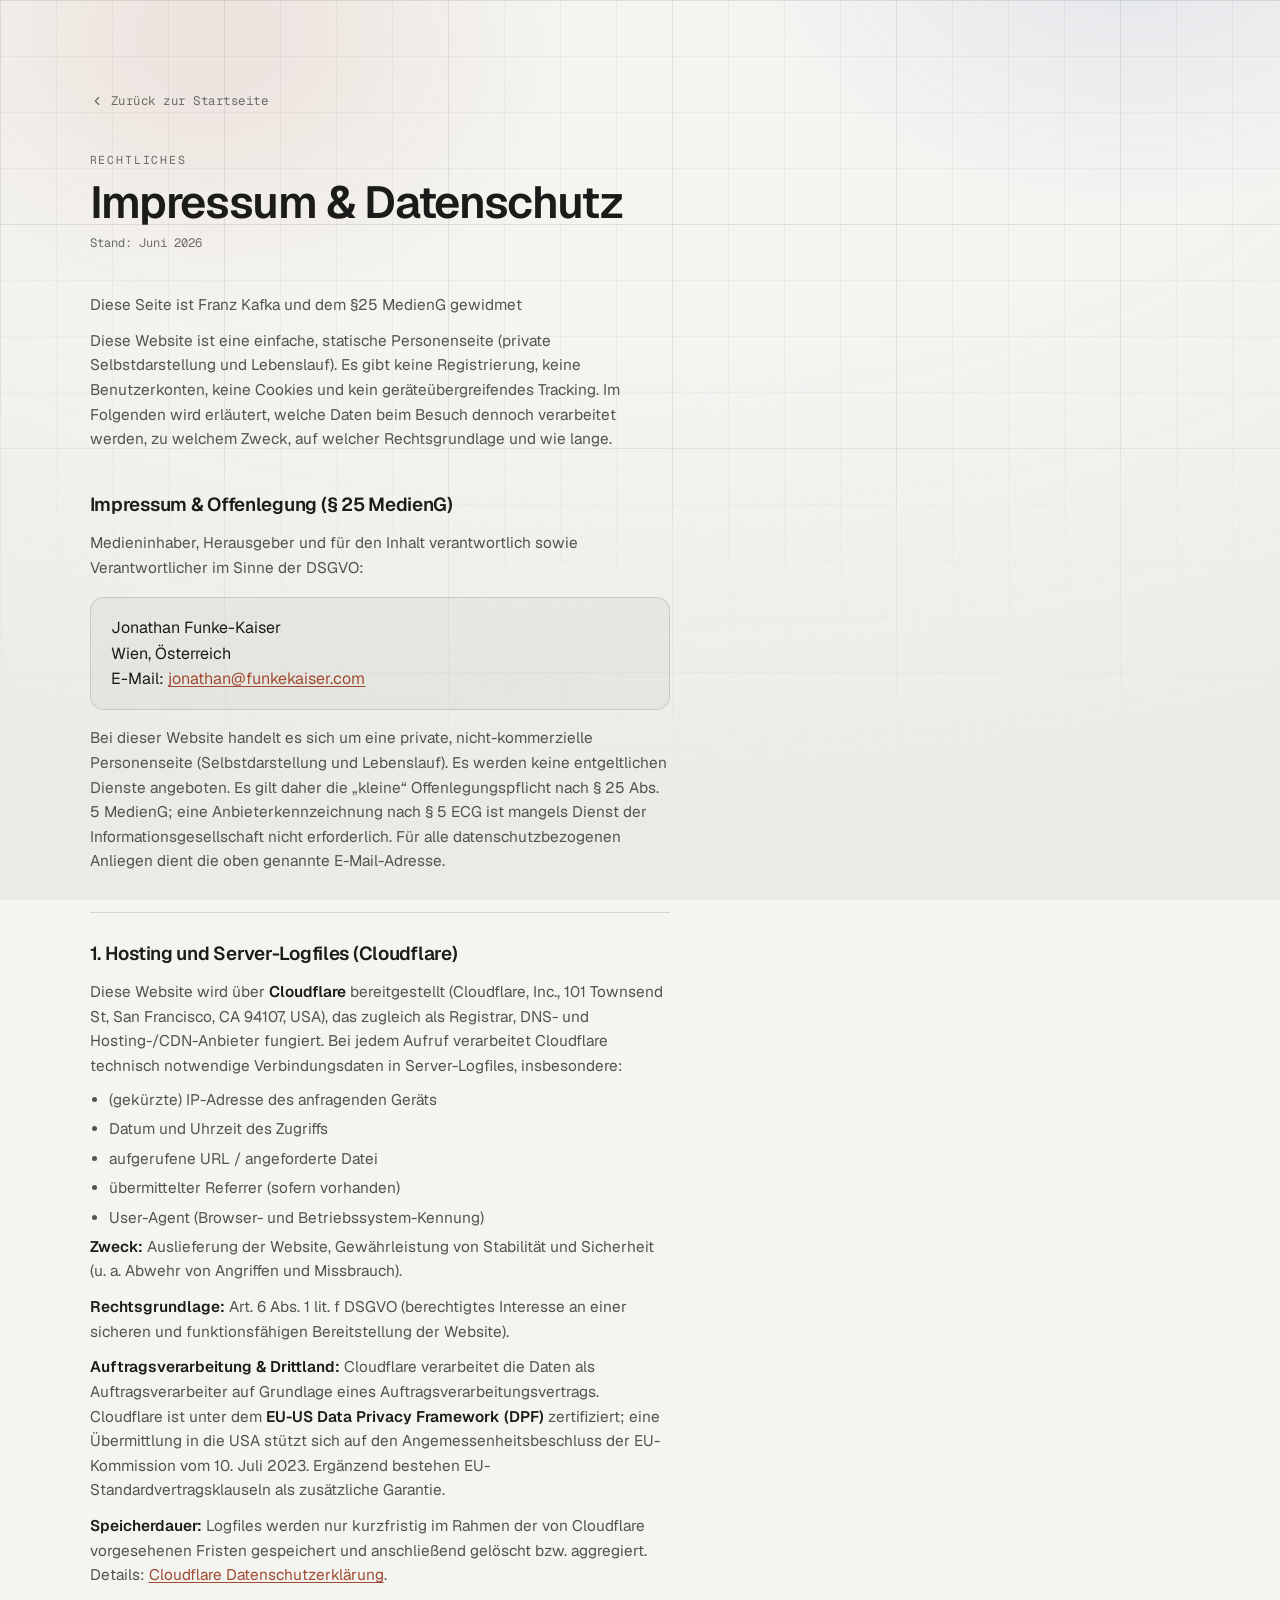
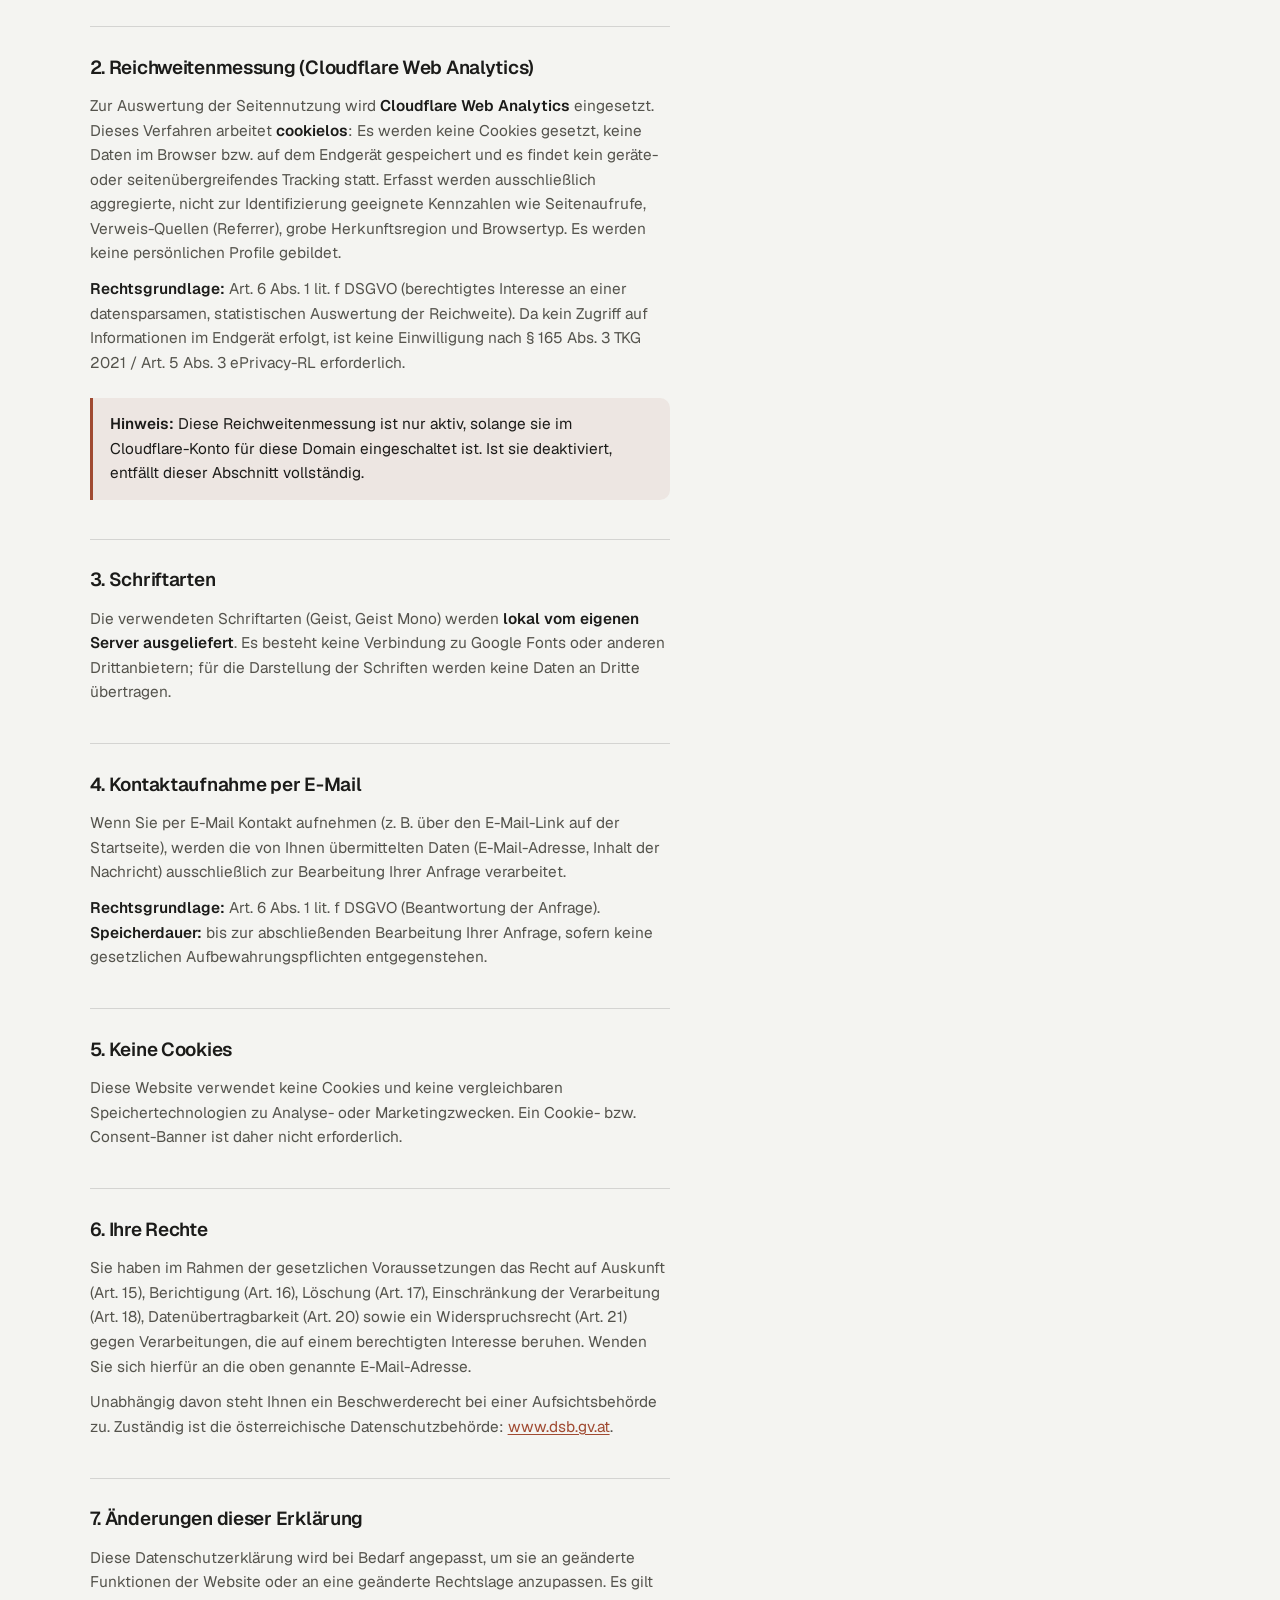
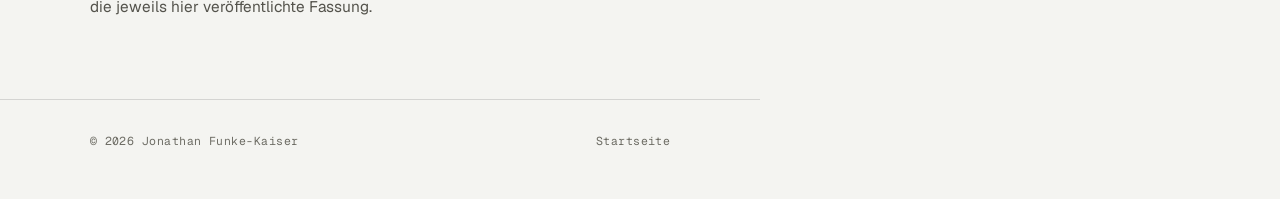
<file: impressum.html>
<!DOCTYPE html>
<html lang="de">
<head>
<meta charset="UTF-8" />
<meta name="viewport" content="width=device-width, initial-scale=1.0, viewport-fit=cover" />
<title>Impressum &amp; Datenschutz — Jonathan Funke-Kaiser</title>
<meta name="description" content="Impressum und Datenschutzerklärung für funkekaiser.com — Offenlegung gem. §25 MedienG und Informationen zur Datenverarbeitung." />
<link rel="canonical" href="https://funkekaiser.com/impressum.html" />
<meta name="robots" content="noindex" />

<meta name="color-scheme" content="light dark" />
<meta name="theme-color" media="(prefers-color-scheme: light)" content="#f4f4f1" />
<meta name="theme-color" media="(prefers-color-scheme: dark)" content="#131311" />

<!-- theme bootstrap: apply the saved toggle override before first paint.
     Identical across index/impressum/404 — one shared CSP hash. -->
<script>(function(){try{var t=localStorage.getItem("fk-theme");if(t==="dark"||t==="light")document.documentElement.setAttribute("data-theme",t)}catch(e){}})();</script>

<link rel="icon" type="image/svg+xml" href="images/favicon/favicon.svg" />
<link rel="icon" type="image/png" sizes="32x32" href="images/favicon/favicon-32.png" />
<link rel="icon" type="image/png" sizes="16x16" href="images/favicon/favicon-16.png" />
<link rel="apple-touch-icon" sizes="180x180" href="images/favicon/favicon-180.png" />

<!-- Self-hosted fonts (no external CDN) -->
<link rel="preload" href="fonts/geist-latin.woff2" as="font" type="font/woff2" crossorigin />
<link rel="preload" href="fonts/geist-mono-latin.woff2" as="font" type="font/woff2" crossorigin />
<style>
  /* ---------- shared foundation (inlined, formerly base.css) ----------
     Self-hosted fonts + brand palette + light/dark theme + reset + a11y.
     Inlined into <head> to drop the one render-blocking CSS request.
     NOTE: duplicated across index/impressum/404 — keep in sync when
     editing fonts or theme tokens. */
  @font-face {
    font-family: "Geist";
    font-style: normal;
    font-weight: 300 700;
    font-display: swap;
    src: url("fonts/geist-latin.woff2") format("woff2");
    unicode-range: U+0000-00FF, U+0131, U+0152-0153, U+02BB-02BC, U+02C6, U+02DA, U+02DC, U+0304, U+0308, U+0329, U+2000-206F, U+20AC, U+2122, U+2191, U+2193, U+2212, U+2215, U+FEFF, U+FFFD;
  }
  @font-face {
    font-family: "Geist";
    font-style: normal;
    font-weight: 300 700;
    font-display: swap;
    src: url("fonts/geist-latin-ext.woff2") format("woff2");
    unicode-range: U+0100-02BA, U+02BD-02C5, U+02C7-02CC, U+02CE-02D7, U+02DD-02FF, U+0304, U+0308, U+0329, U+1D00-1DBF, U+1E00-1E9F, U+1EF2-1EFF, U+2020, U+20A0-20AB, U+20AD-20C0, U+2113, U+2C60-2C7F, U+A720-A7FF;
  }
  @font-face {
    font-family: "Geist Mono";
    font-style: normal;
    font-weight: 400 500;
    font-display: swap;
    src: url("fonts/geist-mono-latin.woff2") format("woff2");
    unicode-range: U+0000-00FF, U+0131, U+0152-0153, U+02BB-02BC, U+02C6, U+02DA, U+02DC, U+0304, U+0308, U+0329, U+2000-206F, U+20AC, U+2122, U+2191, U+2193, U+2212, U+2215, U+FEFF, U+FFFD;
  }
  @font-face {
    font-family: "Geist Mono";
    font-style: normal;
    font-weight: 400 500;
    font-display: swap;
    src: url("fonts/geist-mono-latin-ext.woff2") format("woff2");
    unicode-range: U+0100-02BA, U+02BD-02C5, U+02C7-02CC, U+02CE-02D7, U+02DD-02FF, U+0304, U+0308, U+0329, U+1D00-1DBF, U+1E00-1E9F, U+1EF2-1EFF, U+2020, U+20A0-20AB, U+20AD-20C0, U+2113, U+2C60-2C7F, U+A720-A7FF;
  }
  /* Warm paper / warm near-black palette shared with the homepage redesign
     (classifier-gallery design F). --accent is cluster red, --accent2
     cluster blue; all text tokens AA (≥4.5:1) on their --bg. */
  :root {
    --accent: #a04a31;
    --accent2: #4763ad;
    --glow: 0.33;          /* 0..1 */
    --reveal: 44vmax;      /* spotlight radius */
    --bg: #f4f4f1;
    --bg-deep: #ebebe6;
    --surface: rgba(27, 27, 25, 0.03);
    --surface-hover: rgba(27, 27, 25, 0.06);
    --border: rgba(27, 27, 25, 0.14);
    --text: #1b1b19;
    --text-weak: #54534c;
    --text-faint: #6c6b63;          /* AA: ~4.9:1 on --bg */
    --accent-ink: #a04a31;          /* accent at text contrast — AA: ~4.8:1 on --bg */
    --on-accent: #fdfdfc;
  }
  @media (prefers-color-scheme: dark) {
    :root:not([data-theme]) {
      --bg: #131311;
      --bg-deep: #0c0c0b;
      --surface: rgba(236, 234, 228, 0.04);
      --surface-hover: rgba(236, 234, 228, 0.07);
      --border: rgba(236, 234, 228, 0.16);
      --text: #eceae4;
      --text-weak: #a8a79d;
      --text-faint: #8d8b81;        /* AA: ~5.5:1 on --bg */
      --accent: #d4805f;
      --accent2: #84a0e8;
      --accent-ink: #d4805f;        /* AA on dark — ~6.2:1 */
      --on-accent: #131311;
    }
  }
  :root[data-theme="light"] {
    --bg: #f4f4f1; --bg-deep: #ebebe6;
    --surface: rgba(27, 27, 25, 0.03); --surface-hover: rgba(27, 27, 25, 0.06);
    --border: rgba(27, 27, 25, 0.14);
    --text: #1b1b19; --text-weak: #54534c; --text-faint: #6c6b63;
    --accent: #a04a31; --accent2: #4763ad;
    --accent-ink: #a04a31;
    --on-accent: #fdfdfc;
  }
  :root[data-theme="dark"] {
    --bg: #131311; --bg-deep: #0c0c0b;
    --surface: rgba(236, 234, 228, 0.04); --surface-hover: rgba(236, 234, 228, 0.07);
    --border: rgba(236, 234, 228, 0.16);
    --text: #eceae4; --text-weak: #a8a79d; --text-faint: #8d8b81;
    --accent: #d4805f; --accent2: #84a0e8;
    --accent-ink: #d4805f;
    --on-accent: #131311;
  }
  * { box-sizing: border-box; margin: 0; padding: 0; }
  :focus-visible {
    outline: 2px solid var(--accent-ink);
    outline-offset: 3px;
    border-radius: 4px;
  }
  @media (prefers-reduced-motion: reduce) {
    * { animation-duration: 0.01ms !important; animation-iteration-count: 1 !important; transition-duration: 0.01ms !important; scroll-behavior: auto !important; }
  }
  .sr-only {
    position: absolute;
    width: 1px; height: 1px;
    padding: 0; margin: -1px;
    overflow: hidden;
    clip: rect(0, 0, 0, 0);
    white-space: nowrap;
    border: 0;
  }
  @keyframes fade-up {
    from { opacity: 0; transform: translateY(10px); }
    to   { opacity: 1; transform: none; }
  }
  /* opacity-free entrance so the heading (LCP candidate) paints visible
     on the first frame — avoids mobile NO_LCP. */
  @keyframes rise {
    from { transform: translateY(10px); }
    to   { transform: none; }
  }

  /* ---------- page-specific ---------- */
  /* background themes the root canvas so mobile overscroll isn't pure black */
  html { scroll-behavior: smooth; background: var(--bg); }
  body {
    background: var(--bg);
    color: var(--text);
    font-family: "Geist", system-ui, -apple-system, sans-serif;
    -webkit-font-smoothing: antialiased;
    text-rendering: optimizeLegibility;
    line-height: 1.6;
    min-height: 100svh;
  }

  /* faint static brand field, no cursor tracking on a reading page */
  body::before {
    content: "";
    position: fixed;
    inset: -10%;
    z-index: 0;
    pointer-events: none;
    background:
      radial-gradient(38% 42% at 22% 12%, var(--accent) 0%, transparent 60%),
      radial-gradient(40% 44% at 82% 0%, var(--accent2) 0%, transparent 62%);
    opacity: 0.10;
    filter: blur(34px) saturate(120%);
  }
  body::after {
    content: "";
    position: fixed;
    inset: 0;
    z-index: 0;
    pointer-events: none;
    background: radial-gradient(120% 90% at 50% 0%, transparent 45%, var(--bg-deep) 100%);
  }

  main {
    position: relative;
    z-index: 1;
    max-width: 760px;
    padding: clamp(2.5rem, 7vw, 6rem) clamp(2rem, 7vw, 8rem) 5rem;
    /* page-load entrance (auto-disabled under reduced-motion) */
    animation: rise 0.55s cubic-bezier(.2, .7, .3, 1) both;
  }

  .back {
    display: inline-flex;
    align-items: center;
    gap: 0.45rem;
    font-family: "Geist Mono", monospace;
    font-size: 0.78rem;
    letter-spacing: 0.04em;
    color: var(--text-faint);
    text-decoration: none;
    margin-bottom: 2.5rem;
    transition: color 0.2s ease, transform 0.2s ease;
  }
  .back:hover { color: var(--accent-ink); transform: translateX(-2px); }

  .eyebrow {
    font-family: "Geist Mono", monospace;
    font-size: 0.72rem;
    letter-spacing: 0.16em;
    text-transform: uppercase;
    color: var(--text-faint);
    margin-bottom: 0.6rem;
  }
  h1 {
    font-size: clamp(1.9rem, 5vw, 2.8rem);
    font-weight: 600;
    letter-spacing: -0.03em;
    line-height: 1.05;
    margin-bottom: 0.5rem;
  }
  .updated {
    font-family: "Geist Mono", monospace;
    font-size: 0.76rem;
    color: var(--text-faint);
    margin-bottom: 2.5rem;
  }

  h2 {
    font-size: 1.18rem;
    font-weight: 600;
    letter-spacing: -0.015em;
    margin: 2.4rem 0 0.7rem;
    padding-top: 1.6rem;
    border-top: 1px solid var(--border);
  }
  h2:first-of-type { border-top: none; padding-top: 0; }
  h3 { font-size: 0.98rem; font-weight: 600; margin: 1.3rem 0 0.4rem; }

  p, li { color: var(--text-weak); font-size: 0.96rem; }
  p + p { margin-top: 0.7rem; }
  ul { margin: 0.6rem 0 0; padding-left: 1.2rem; }
  li { margin: 0.3rem 0; }
  strong { color: var(--text); font-weight: 600; }

  a { color: var(--accent-ink); text-decoration: underline; text-underline-offset: 2px; }
  a:hover { text-decoration-thickness: 2px; }

  .card {
    background: var(--surface);
    border: 1px solid var(--border);
    border-radius: 14px;
    padding: 1.1rem 1.3rem;
    margin: 1rem 0;
  }
  .card p, .card address { font-style: normal; color: var(--text); }

  .note {
    border-left: 3px solid var(--accent);
    background: color-mix(in oklch, var(--accent) 8%, transparent);
    border-radius: 0 10px 10px 0;
    padding: 0.9rem 1.1rem;
    margin: 1.4rem 0;
    font-size: 0.9rem;
  }
  .note p { color: var(--text); }

  /* ---------- plot grid (same as index) ---------- */
  :root { --grid-minor: rgba(27,27,25,0.035); --grid-major: rgba(27,27,25,0.065); }
  :root[data-theme="dark"] { --grid-minor: rgba(236,234,228,0.04); --grid-major: rgba(236,234,228,0.075); }
  @media (prefers-color-scheme: dark) {
    :root:not([data-theme]) { --grid-minor: rgba(236,234,228,0.04); --grid-major: rgba(236,234,228,0.075); }
  }
  .grid {
    position: fixed;
    inset: 0;
    z-index: 0;
    pointer-events: none;
    background-image:
      linear-gradient(var(--grid-major) 1px, transparent 1px),
      linear-gradient(90deg, var(--grid-major) 1px, transparent 1px),
      linear-gradient(var(--grid-minor) 1px, transparent 1px),
      linear-gradient(90deg, var(--grid-minor) 1px, transparent 1px);
    background-size: 224px 224px, 224px 224px, 56px 56px, 56px 56px;
  }

  footer {
    position: relative;
    z-index: 1;
    max-width: 760px;
    padding: 2rem clamp(2rem, 7vw, 8rem) 3rem;
    border-top: 1px solid var(--border);
    font-family: "Geist Mono", monospace;
    font-size: 0.72rem;
    letter-spacing: 0.04em;
    color: var(--text-faint);
    display: flex;
    gap: 1rem;
    flex-wrap: wrap;
    justify-content: space-between;
  }
  footer a { color: var(--text-faint); text-decoration: none; }
  footer a:hover { color: var(--accent-ink); }
</style>
</head>
<body>
  <div class="grid" aria-hidden="true"></div>
  <main id="main">
    <a class="back" href="index.html">
      <svg width="14" height="14" viewBox="0 0 24 24" fill="none" stroke="currentColor" stroke-width="2" stroke-linecap="round" stroke-linejoin="round" aria-hidden="true"><path d="M15 18l-6-6 6-6"/></svg>
      Zurück zur Startseite
    </a>

    <p class="eyebrow">Rechtliches</p>
    <h1>Impressum &amp; Datenschutz</h1>
    <p class="updated">Stand: Juni 2026</p>
    
    <p>Diese Seite ist Franz Kafka und dem §25 MedienG gewidmet</p>

    <p>Diese Website ist eine einfache, statische Personenseite (private
    Selbstdarstellung und Lebenslauf). Es gibt keine Registrierung, keine
    Benutzerkonten, keine Cookies und kein geräteübergreifendes Tracking. Im
    Folgenden wird erläutert, welche Daten beim Besuch dennoch verarbeitet
    werden, zu welchem Zweck, auf welcher Rechtsgrundlage und wie lange.</p>

    <h2>Impressum &amp; Offenlegung (§ 25 MedienG)</h2>
    <p>Medieninhaber, Herausgeber und für den Inhalt verantwortlich sowie
    Verantwortlicher im Sinne der DSGVO:</p>
    <div class="card">
      <address>
        Jonathan Funke-Kaiser<br />
        Wien, Österreich<br />
        E-Mail: <a href="mailto:jonathan@funkekaiser.com">jonathan@funkekaiser.com</a>
      </address>
    </div>
    <p>Bei dieser Website handelt es sich um eine private, nicht-kommerzielle
    Personenseite (Selbstdarstellung und Lebenslauf). Es werden keine entgeltlichen
    Dienste angeboten. Es gilt daher die „kleine“ Offenlegungspflicht nach
    § 25 Abs. 5 MedienG; eine Anbieterkennzeichnung nach § 5 ECG ist mangels Dienst
    der Informationsgesellschaft nicht erforderlich. Für alle datenschutzbezogenen
    Anliegen dient die oben genannte E-Mail-Adresse.</p>

    <h2>1. Hosting und Server-Logfiles (Cloudflare)</h2>
    <p>Diese Website wird über <strong>Cloudflare</strong> bereitgestellt
    (Cloudflare, Inc., 101 Townsend St, San Francisco, CA 94107, USA), das
    zugleich als Registrar, DNS- und Hosting-/CDN-Anbieter fungiert. Bei jedem
    Aufruf verarbeitet Cloudflare technisch notwendige Verbindungsdaten in
    Server-Logfiles, insbesondere:</p>
    <ul>
      <li>(gekürzte) IP-Adresse des anfragenden Geräts</li>
      <li>Datum und Uhrzeit des Zugriffs</li>
      <li>aufgerufene URL / angeforderte Datei</li>
      <li>übermittelter Referrer (sofern vorhanden)</li>
      <li>User-Agent (Browser- und Betriebssystem-Kennung)</li>
    </ul>
    <p><strong>Zweck:</strong> Auslieferung der Website, Gewährleistung von
    Stabilität und Sicherheit (u. a. Abwehr von Angriffen und Missbrauch).</p>
    <p><strong>Rechtsgrundlage:</strong> Art. 6 Abs. 1 lit. f DSGVO (berechtigtes
    Interesse an einer sicheren und funktionsfähigen Bereitstellung der Website).</p>
    <p><strong>Auftragsverarbeitung &amp; Drittland:</strong> Cloudflare verarbeitet
    die Daten als Auftragsverarbeiter auf Grundlage eines
    Auftragsverarbeitungsvertrags. Cloudflare ist unter dem
    <strong>EU-US Data Privacy Framework (DPF)</strong> zertifiziert; eine
    Übermittlung in die USA stützt sich auf den Angemessenheitsbeschluss der
    EU-Kommission vom 10. Juli 2023. Ergänzend bestehen EU-Standardvertragsklauseln
    als zusätzliche Garantie.</p>
    <p><strong>Speicherdauer:</strong> Logfiles werden nur kurzfristig im Rahmen
    der von Cloudflare vorgesehenen Fristen gespeichert und anschließend
    gelöscht bzw. aggregiert. Details:
    <a href="https://www.cloudflare.com/privacypolicy/" target="_blank" rel="noopener">Cloudflare Datenschutzerklärung<span class="sr-only"> (öffnet in neuem Tab)</span></a>.</p>

    <h2>2. Reichweitenmessung (Cloudflare Web Analytics)</h2>
    <p>Zur Auswertung der Seitennutzung wird <strong>Cloudflare Web Analytics</strong>
    eingesetzt. Dieses Verfahren arbeitet <strong>cookielos</strong>: Es werden
    keine Cookies gesetzt, keine Daten im Browser bzw. auf dem Endgerät
    gespeichert und es findet kein geräte- oder seitenübergreifendes Tracking
    statt. Erfasst werden ausschließlich aggregierte, nicht zur Identifizierung
    geeignete Kennzahlen wie Seitenaufrufe, Verweis-Quellen (Referrer), grobe
    Herkunftsregion und Browsertyp. Es werden keine persönlichen Profile gebildet.</p>
    <p><strong>Rechtsgrundlage:</strong> Art. 6 Abs. 1 lit. f DSGVO (berechtigtes
    Interesse an einer datensparsamen, statistischen Auswertung der Reichweite).
    Da kein Zugriff auf Informationen im Endgerät erfolgt, ist keine Einwilligung
    nach § 165 Abs. 3 TKG 2021 / Art. 5 Abs. 3 ePrivacy-RL erforderlich.</p>
    <div class="note">
      <p><strong>Hinweis:</strong> Diese Reichweitenmessung ist nur aktiv, solange
      sie im Cloudflare-Konto für diese Domain eingeschaltet ist. Ist sie
      deaktiviert, entfällt dieser Abschnitt vollständig.</p>
    </div>

    <h2>3. Schriftarten</h2>
    <p>Die verwendeten Schriftarten (Geist, Geist Mono) werden
    <strong>lokal vom eigenen Server ausgeliefert</strong>. Es besteht keine
    Verbindung zu Google Fonts oder anderen Drittanbietern; für die Darstellung
    der Schriften werden keine Daten an Dritte übertragen.</p>

    <h2>4. Kontaktaufnahme per E-Mail</h2>
    <p>Wenn Sie per E-Mail Kontakt aufnehmen (z. B. über den E-Mail-Link auf der
    Startseite), werden die von Ihnen übermittelten Daten (E-Mail-Adresse, Inhalt
    der Nachricht) ausschließlich zur Bearbeitung Ihrer Anfrage verarbeitet.</p>
    <p><strong>Rechtsgrundlage:</strong> Art. 6 Abs. 1 lit. f DSGVO (Beantwortung
    der Anfrage). <strong>Speicherdauer:</strong> bis zur abschließenden
    Bearbeitung Ihrer Anfrage, sofern keine gesetzlichen Aufbewahrungspflichten
    entgegenstehen.</p>

    <h2>5. Keine Cookies</h2>
    <p>Diese Website verwendet keine Cookies und keine vergleichbaren
    Speichertechnologien zu Analyse- oder Marketingzwecken. Ein Cookie- bzw.
    Consent-Banner ist daher nicht erforderlich.</p>

    <h2>6. Ihre Rechte</h2>
    <p>Sie haben im Rahmen der gesetzlichen Voraussetzungen das Recht auf
    Auskunft (Art. 15), Berichtigung (Art. 16), Löschung (Art. 17),
    Einschränkung der Verarbeitung (Art. 18), Datenübertragbarkeit (Art. 20)
    sowie ein Widerspruchsrecht (Art. 21) gegen Verarbeitungen, die auf einem
    berechtigten Interesse beruhen. Wenden Sie sich hierfür an die oben genannte
    E-Mail-Adresse.</p>
    <p>Unabhängig davon steht Ihnen ein Beschwerderecht bei einer
    Aufsichtsbehörde zu. Zuständig ist die österreichische Datenschutzbehörde:
    <a href="https://www.dsb.gv.at/" target="_blank" rel="noopener">www.dsb.gv.at<span class="sr-only"> (öffnet in neuem Tab)</span></a>.</p>

    <h2>7. Änderungen dieser Erklärung</h2>
    <p>Diese Datenschutzerklärung wird bei Bedarf angepasst, um sie an geänderte
    Funktionen der Website oder an eine geänderte Rechtslage anzupassen. Es gilt
    die jeweils hier veröffentlichte Fassung.</p>
  </main>

  <footer>
    <span>© <span id="year"></span> Jonathan Funke-Kaiser</span>
    <a href="index.html">Startseite</a>
  </footer>

  <script>
    document.getElementById("year").textContent = new Date().getFullYear();
  </script>
</body>
</html>
</file>
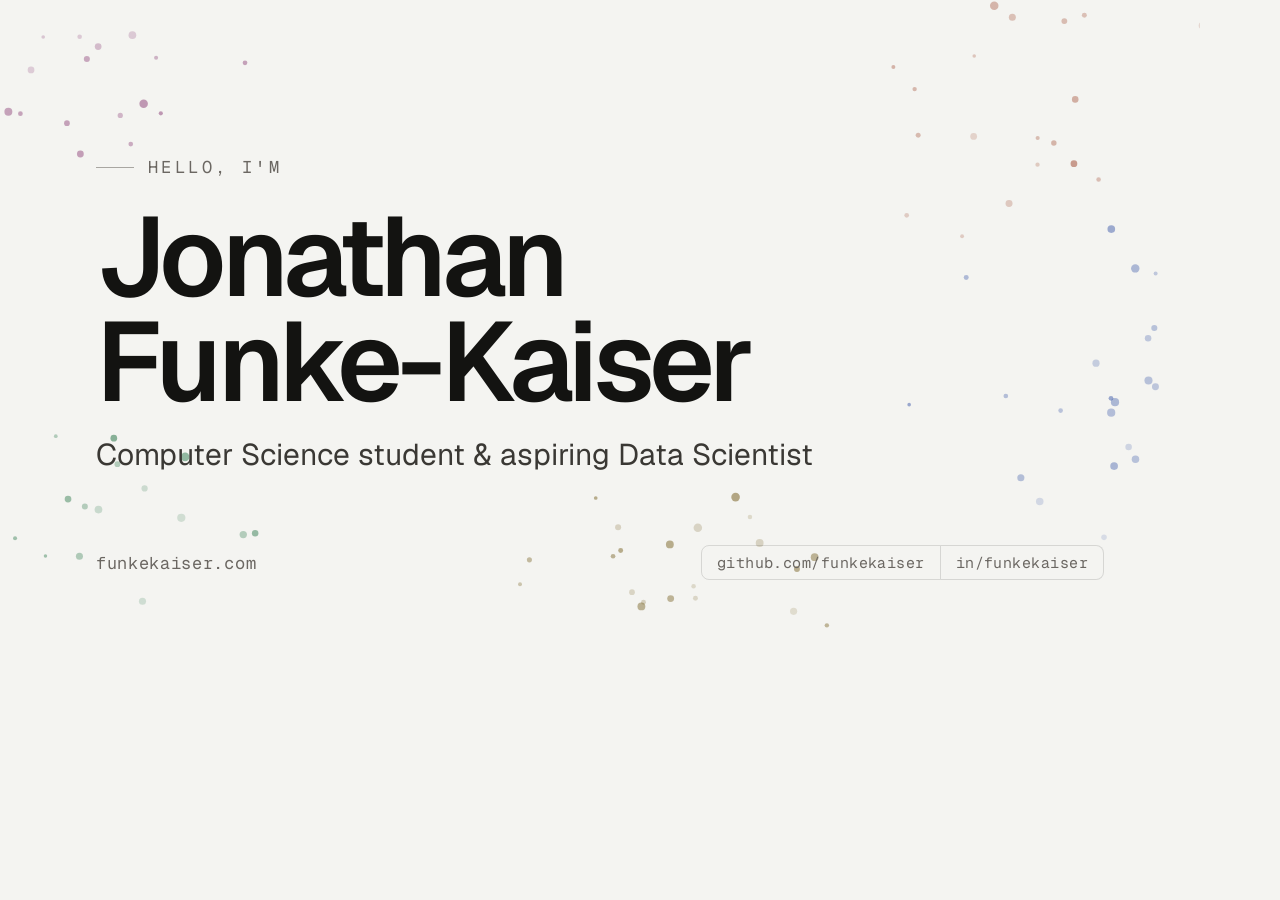
<file: og-card.html>
<!DOCTYPE html>
<!--
  Source for images/og-card.png (1200×630 Open Graph / Twitter card).
  To re-export after editing: open at exactly 1200×630 and screenshot the
  #card element (e.g. via headless Chrome), then save as images/og-card.png.
  Fonts are self-hosted to match the rest of the site (no Google CDN).
-->
<html lang="en">
<head>
<meta charset="UTF-8" />
<meta name="robots" content="noindex" />
<title>OG Card — Jonathan Funke-Kaiser</title>
<style>
  /* ---------- self-hosted fonts (Geist + Geist Mono, variable) ---------- */
  @font-face {
    font-family: "Geist";
    font-style: normal;
    font-weight: 300 700;
    font-display: block;
    src: url("fonts/geist-latin.woff2") format("woff2");
    unicode-range: U+0000-00FF, U+0131, U+0152-0153, U+02BB-02BC, U+02C6, U+02DA, U+02DC, U+0304, U+0308, U+0329, U+2000-206F, U+20AC, U+2122, U+2191, U+2193, U+2212, U+2215, U+FEFF, U+FFFD;
  }
  @font-face {
    font-family: "Geist";
    font-style: normal;
    font-weight: 300 700;
    font-display: block;
    src: url("fonts/geist-latin-ext.woff2") format("woff2");
    unicode-range: U+0100-02BA, U+02BD-02C5, U+02C7-02CC, U+02CE-02D7, U+02DD-02FF, U+0304, U+0308, U+0329, U+1D00-1DBF, U+1E00-1E9F, U+1EF2-1EFF, U+2020, U+20A0-20AB, U+20AD-20C0, U+2113, U+2C60-2C7F, U+A720-A7FF;
  }
  @font-face {
    font-family: "Geist Mono";
    font-style: normal;
    font-weight: 400 500;
    font-display: block;
    src: url("fonts/geist-mono-latin.woff2") format("woff2");
    unicode-range: U+0000-00FF, U+0131, U+0152-0153, U+02BB-02BC, U+02C6, U+02DA, U+02DC, U+0304, U+0308, U+0329, U+2000-206F, U+20AC, U+2122, U+2191, U+2193, U+2212, U+2215, U+FEFF, U+FFFD;
  }
  @font-face {
    font-family: "Geist Mono";
    font-style: normal;
    font-weight: 400 500;
    font-display: block;
    src: url("fonts/geist-mono-latin-ext.woff2") format("woff2");
    unicode-range: U+0100-02BA, U+02BD-02C5, U+02C7-02CC, U+02CE-02D7, U+02DD-02FF, U+0304, U+0308, U+0329, U+1D00-1DBF, U+1E00-1E9F, U+1EF2-1EFF, U+2020, U+20A0-20AB, U+20AD-20C0, U+2113, U+2C60-2C7F, U+A720-A7FF;
  }

  :root {
    --bg:         #f4f4f1;
    --text:       #131311;
    --text-weak:  #3a3834;
    --text-faint: #6b6762;
    --border:     rgba(19, 19, 17, 0.13);
    --c0: #a04a31;
    --c1: #2f7a4e;
    --c2: #4763ad;
    --c3: #91487d;
    --c4: #7c662a;
  }

  * { box-sizing: border-box; margin: 0; padding: 0; }
  html, body {
    background: var(--bg);
    font-family: "Geist", system-ui, -apple-system, sans-serif;
    -webkit-font-smoothing: antialiased;
    text-rendering: optimizeLegibility;
  }

  /* 1200 × 630 fixed OG canvas */
  .card {
    position: relative;
    width: 1200px;
    height: 630px;
    overflow: hidden;
    background: var(--bg);
    color: var(--text);
    display: flex;
    flex-direction: column;
    justify-content: center;
    padding: 80px 96px;
  }

  /* scatter canvas — fills the card, drawn from JS */
  #scatter {
    position: absolute;
    inset: 0;
    width: 1200px;
    height: 630px;
  }

  /* soft vignette grounds the edges without heavy gradients */
  .card::after {
    content: "";
    position: absolute;
    inset: 0;
    background: radial-gradient(115% 115% at 44% 48%,
      transparent 42%,
      rgba(244, 244, 241, 0.55) 68%,
      rgba(244, 244, 241, 0.88) 100%);
    pointer-events: none;
  }

  .content {
    position: relative;
    z-index: 2;
    display: flex;
    flex-direction: column;
    gap: 0;
    max-width: 820px;
  }

  /* "Hello, I'm" — topmost greeting, matches site eyebrow */
  .greeting {
    font-family: "Geist Mono", monospace;
    font-size: 17px;
    letter-spacing: 0.20em;
    text-transform: uppercase;
    color: var(--text-faint);
    display: flex;
    align-items: center;
    gap: 14px;
    margin-bottom: 26px;
  }
  .greeting::before {
    content: "";
    width: 38px;
    height: 1px;
    background: var(--text-faint);
    display: inline-block;
    opacity: 0.55;
  }

  h1 {
    font-size: 112px;
    font-weight: 600;
    letter-spacing: -0.042em;
    line-height: 0.93;
    color: var(--text);
  }

  .tagline {
    font-size: 30px;
    font-weight: 400;
    color: var(--text-weak);
    white-space: nowrap;
    margin-top: 22px;
  }

  /* bottom meta row */
  .meta {
    position: absolute;
    left: 96px;
    right: 96px;
    bottom: 50px;
    z-index: 2;
    display: flex;
    align-items: center;
    justify-content: space-between;
    font-family: "Geist Mono", monospace;
    font-size: 17px;
    letter-spacing: 0.04em;
    color: var(--text-faint);
  }

  /* hairline link-chip row (site's link-list aesthetic) */
  .handles {
    display: flex;
    align-items: center;
    gap: 0;
  }
  .handle {
    padding: 7px 15px;
    border: 1px solid var(--border);
    font-size: 15px;
    letter-spacing: 0.03em;
    color: var(--text-faint);
    white-space: nowrap;
  }
  .handle:first-child { border-radius: 8px 0 0 8px; }
  .handle:last-child  { border-radius: 0 8px 8px 0; }
  .handle + .handle   { border-left: none; }
</style>
</head>
<body>
  <div class="card" id="card">
    <canvas id="scatter"></canvas>
    <div class="content">
      <p class="greeting">Hello, I'm</p>
      <h1>Jonathan<br />Funke-Kaiser</h1>
      <p class="tagline">Computer Science student &amp; aspiring Data Scientist</p>
    </div>
    <div class="meta">
      <span class="site">funkekaiser.com</span>
      <div class="handles">
        <span class="handle">github.com/funkekaiser</span>
        <span class="handle">in/funkekaiser</span>
      </div>
    </div>
  </div>

  <script>
    /* k-means cluster scatter — five accent clusters placed in the margins
       so they frame the text without overlapping it. Uses a deterministic
       LCG so the output is stable across re-renders. */
    (function () {
      const canvas = document.getElementById("scatter");
      canvas.width = 1200;
      canvas.height = 630;
      const ctx = canvas.getContext("2d");

      /* deterministic LCG (Park–Miller) */
      let seed = 1277;
      function rand() {
        seed = (seed * 16807) % 2147483647;
        return (seed - 1) / 2147483646;
      }
      /* Box–Muller normal sample */
      function randn() {
        return Math.sqrt(-2 * Math.log(rand() + 1e-9)) * Math.cos(2 * Math.PI * rand());
      }

      /* five clusters, each anchored in an unoccupied region of the card.
         The text block occupies roughly x 96–820, y 90–500; clusters sit
         in the remaining corners / right strip / bottom edge. */
      const clusters = [
        { cx: 1020, cy:  95, sx: 95, sy: 70,  n: 24, color: "#a04a31" }, // c0 terracotta — top-right
        { cx:  115, cy: 540, sx: 80, sy: 55,  n: 20, color: "#2f7a4e" }, // c1 forest      — bottom-left
        { cx: 1080, cy: 390, sx: 80, sy: 90,  n: 22, color: "#4763ad" }, // c2 slate blue  — mid-right
        { cx:  120, cy:  80, sx: 75, sy: 50,  n: 18, color: "#91487d" }, // c3 plum        — top-left
        { cx:  720, cy: 570, sx: 110, sy: 40, n: 22, color: "#7c662a" }, // c4 ochre       — bottom-center
      ];

      for (const cl of clusters) {
        for (let i = 0; i < cl.n; i++) {
          const x = cl.cx + randn() * cl.sx;
          const y = cl.cy + randn() * cl.sy;
          const r = 1.6 + rand() * 2.8;
          const a = 0.18 + rand() * 0.38;
          ctx.globalAlpha = a;
          ctx.fillStyle = cl.color;
          ctx.beginPath();
          ctx.arc(x, y, r, 0, 6.2832);
          ctx.fill();
        }
      }
      ctx.globalAlpha = 1;
    })();
  </script>
</body>
</html>
</file>
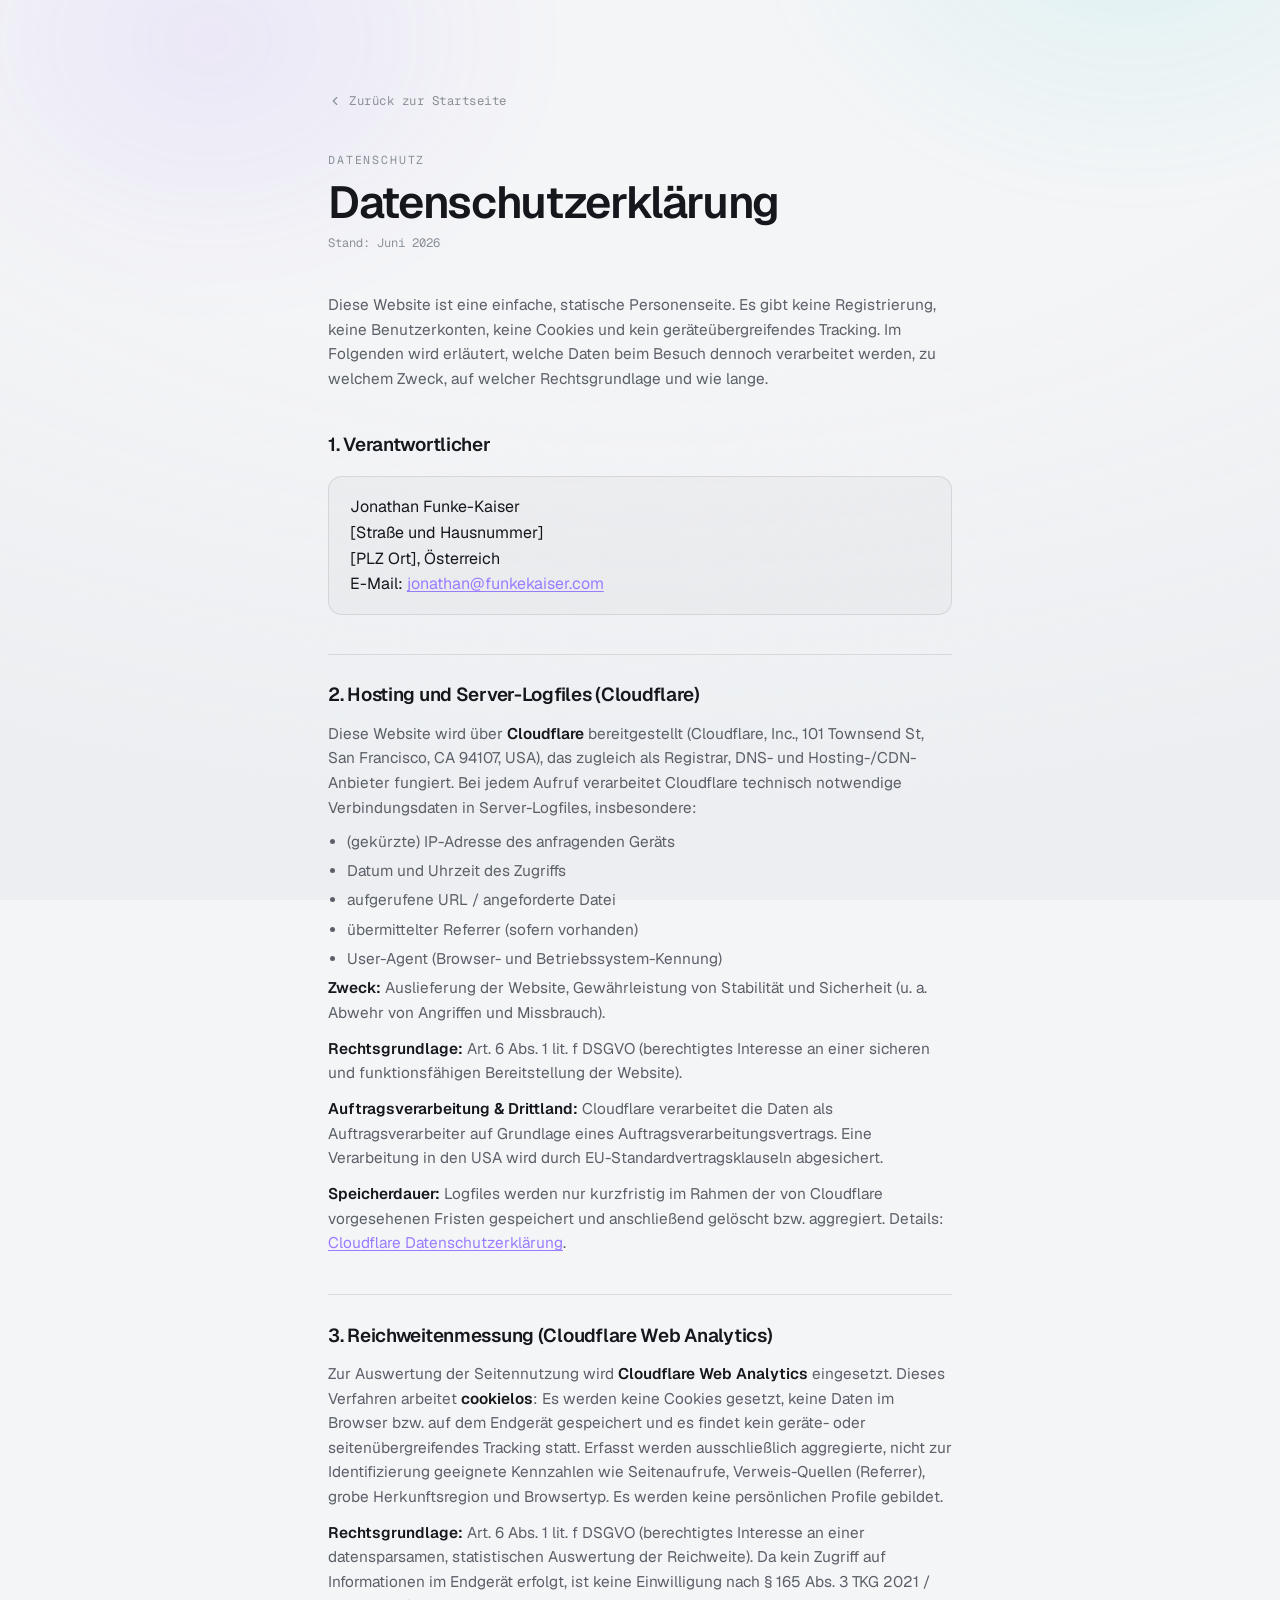
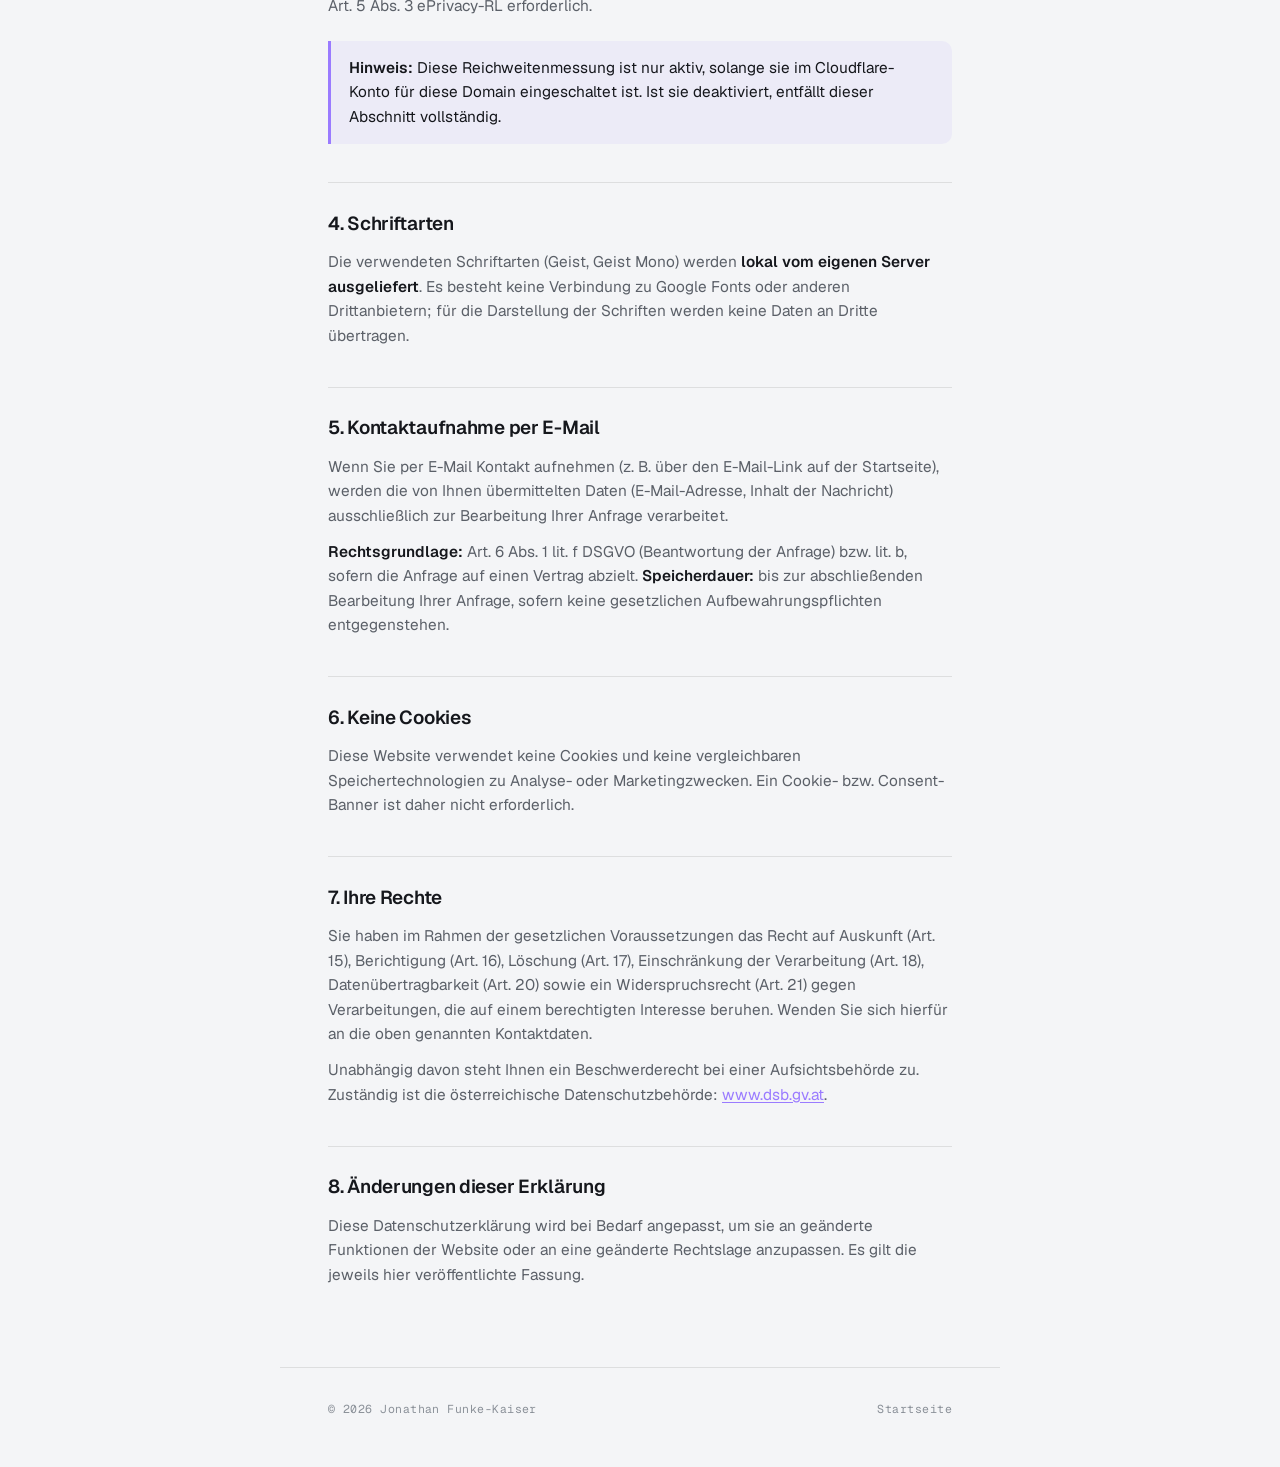
<file: privacy.html>
<!DOCTYPE html>
<!--
  ENTWURF — VOR VERÖFFENTLICHUNG PRÜFEN.
  Dies ist eine Vorlage, keine Rechtsberatung. Bitte vor dem Live-Schalten
  von einer fachkundigen Person prüfen lassen und alle [PLATZHALTER] ausfüllen
  (insb. ladungsfähige Anschrift). Für Österreich ggf. zusätzlich ein
  Impressum/Offenlegung gem. §25 MedienG bzw. §5 ECG erforderlich.
-->
<html lang="de">
<head>
<meta charset="UTF-8" />
<meta name="viewport" content="width=device-width, initial-scale=1.0, viewport-fit=cover" />
<title>Datenschutzerklärung — Jonathan Funke-Kaiser</title>
<meta name="description" content="Datenschutzerklärung für funkekaiser.com — welche Daten verarbeitet werden, warum, wie lange, und Kontakt." />
<meta name="robots" content="noindex" />

<meta name="color-scheme" content="light dark" />
<meta name="theme-color" media="(prefers-color-scheme: light)" content="#f4f5f7" />
<meta name="theme-color" media="(prefers-color-scheme: dark)" content="#0a0b0e" />

<link rel="icon" type="image/svg+xml" href="images/favicon/favicon.svg" />
<link rel="icon" type="image/png" sizes="32x32" href="images/favicon/favicon-32.png" />
<link rel="icon" type="image/png" sizes="16x16" href="images/favicon/favicon-16.png" />
<link rel="apple-touch-icon" sizes="180x180" href="images/favicon/favicon-180.png" />

<!-- Self-hosted fonts (no external CDN) -->
<link rel="preload" href="fonts/geist-latin.woff2" as="font" type="font/woff2" crossorigin />
<link rel="preload" href="fonts/geist-mono-latin.woff2" as="font" type="font/woff2" crossorigin />
<style>
  /* ---------- self-hosted fonts (Geist + Geist Mono, variable) ---------- */
  @font-face {
    font-family: "Geist";
    font-style: normal;
    font-weight: 300 700;
    font-display: swap;
    src: url("fonts/geist-latin.woff2") format("woff2");
    unicode-range: U+0000-00FF, U+0131, U+0152-0153, U+02BB-02BC, U+02C6, U+02DA, U+02DC, U+0304, U+0308, U+0329, U+2000-206F, U+20AC, U+2122, U+2191, U+2193, U+2212, U+2215, U+FEFF, U+FFFD;
  }
  @font-face {
    font-family: "Geist";
    font-style: normal;
    font-weight: 300 700;
    font-display: swap;
    src: url("fonts/geist-latin-ext.woff2") format("woff2");
    unicode-range: U+0100-02BA, U+02BD-02C5, U+02C7-02CC, U+02CE-02D7, U+02DD-02FF, U+0304, U+0308, U+0329, U+1D00-1DBF, U+1E00-1E9F, U+1EF2-1EFF, U+2020, U+20A0-20AB, U+20AD-20C0, U+2113, U+2C60-2C7F, U+A720-A7FF;
  }
  @font-face {
    font-family: "Geist Mono";
    font-style: normal;
    font-weight: 400 500;
    font-display: swap;
    src: url("fonts/geist-mono-latin.woff2") format("woff2");
    unicode-range: U+0000-00FF, U+0131, U+0152-0153, U+02BB-02BC, U+02C6, U+02DA, U+02DC, U+0304, U+0308, U+0329, U+2000-206F, U+20AC, U+2122, U+2191, U+2193, U+2212, U+2215, U+FEFF, U+FFFD;
  }
  @font-face {
    font-family: "Geist Mono";
    font-style: normal;
    font-weight: 400 500;
    font-display: swap;
    src: url("fonts/geist-mono-latin-ext.woff2") format("woff2");
    unicode-range: U+0100-02BA, U+02BD-02C5, U+02C7-02CC, U+02CE-02D7, U+02DD-02FF, U+0304, U+0308, U+0329, U+1D00-1DBF, U+1E00-1E9F, U+1EF2-1EFF, U+2020, U+20A0-20AB, U+20AD-20C0, U+2113, U+2C60-2C7F, U+A720-A7FF;
  }

  /* ---------- palette + theme tokens ---------- */
  :root {
    --accent: #9a7bff;
    --accent2: #3fd2c7;
    --bg: #f4f5f7;
    --bg-deep: #eceef1;
    --surface: rgba(20, 22, 28, 0.025);
    --border: rgba(20, 22, 28, 0.10);
    --text: #15171c;
    --text-weak: #5b6068;
    --text-faint: #8a9098;
  }
  @media (prefers-color-scheme: dark) {
    :root:not([data-theme]) {
      --bg: #0a0b0e;
      --bg-deep: #060709;
      --surface: rgba(255, 255, 255, 0.028);
      --border: rgba(255, 255, 255, 0.10);
      --text: #eceef2;
      --text-weak: #9aa0aa;
      --text-faint: #6a7079;
    }
  }

  * { box-sizing: border-box; margin: 0; padding: 0; }
  html { scroll-behavior: smooth; }
  body {
    background: var(--bg);
    color: var(--text);
    font-family: "Geist", system-ui, -apple-system, sans-serif;
    -webkit-font-smoothing: antialiased;
    text-rendering: optimizeLegibility;
    line-height: 1.6;
    min-height: 100svh;
  }

  /* faint static brand field, no cursor tracking on a reading page */
  body::before {
    content: "";
    position: fixed;
    inset: -10%;
    z-index: 0;
    pointer-events: none;
    background:
      radial-gradient(38% 42% at 22% 12%, var(--accent) 0%, transparent 60%),
      radial-gradient(40% 44% at 82% 0%, var(--accent2) 0%, transparent 62%);
    opacity: 0.10;
    filter: blur(34px) saturate(120%);
  }
  body::after {
    content: "";
    position: fixed;
    inset: 0;
    z-index: 0;
    pointer-events: none;
    background: radial-gradient(120% 90% at 50% 0%, transparent 45%, var(--bg-deep) 100%);
  }

  main {
    position: relative;
    z-index: 1;
    max-width: 720px;
    margin: 0 auto;
    padding: clamp(2.5rem, 7vw, 6rem) clamp(1.5rem, 6vw, 3rem) 5rem;
  }

  .back {
    display: inline-flex;
    align-items: center;
    gap: 0.45rem;
    font-family: "Geist Mono", monospace;
    font-size: 0.78rem;
    letter-spacing: 0.04em;
    color: var(--text-faint);
    text-decoration: none;
    margin-bottom: 2.5rem;
    transition: color 0.2s ease, transform 0.2s ease;
  }
  .back:hover { color: var(--accent); transform: translateX(-2px); }

  .eyebrow {
    font-family: "Geist Mono", monospace;
    font-size: 0.72rem;
    letter-spacing: 0.16em;
    text-transform: uppercase;
    color: var(--text-faint);
    margin-bottom: 0.6rem;
  }
  h1 {
    font-size: clamp(1.9rem, 5vw, 2.8rem);
    font-weight: 600;
    letter-spacing: -0.03em;
    line-height: 1.05;
    margin-bottom: 0.5rem;
  }
  .updated {
    font-family: "Geist Mono", monospace;
    font-size: 0.76rem;
    color: var(--text-faint);
    margin-bottom: 2.5rem;
  }

  h2 {
    font-size: 1.18rem;
    font-weight: 600;
    letter-spacing: -0.015em;
    margin: 2.4rem 0 0.7rem;
    padding-top: 1.6rem;
    border-top: 1px solid var(--border);
  }
  h2:first-of-type { border-top: none; padding-top: 0; }
  h3 { font-size: 0.98rem; font-weight: 600; margin: 1.3rem 0 0.4rem; }

  p, li { color: var(--text-weak); font-size: 0.96rem; }
  p + p { margin-top: 0.7rem; }
  ul { margin: 0.6rem 0 0; padding-left: 1.2rem; }
  li { margin: 0.3rem 0; }
  strong { color: var(--text); font-weight: 600; }

  a { color: var(--accent); text-decoration: underline; text-underline-offset: 2px; }
  a:hover { text-decoration-thickness: 2px; }

  .card {
    background: var(--surface);
    border: 1px solid var(--border);
    border-radius: 14px;
    padding: 1.1rem 1.3rem;
    margin: 1rem 0;
  }
  .card p, .card address { font-style: normal; color: var(--text); }

  .note {
    border-left: 3px solid var(--accent);
    background: color-mix(in oklch, var(--accent) 8%, transparent);
    border-radius: 0 10px 10px 0;
    padding: 0.9rem 1.1rem;
    margin: 1.4rem 0;
    font-size: 0.9rem;
  }
  .note p { color: var(--text); }

  footer {
    position: relative;
    z-index: 1;
    max-width: 720px;
    margin: 0 auto;
    padding: 2rem clamp(1.5rem, 6vw, 3rem) 3rem;
    border-top: 1px solid var(--border);
    font-family: "Geist Mono", monospace;
    font-size: 0.72rem;
    letter-spacing: 0.04em;
    color: var(--text-faint);
    display: flex;
    gap: 1rem;
    flex-wrap: wrap;
    justify-content: space-between;
  }
  footer a { color: var(--text-faint); text-decoration: none; }
  footer a:hover { color: var(--accent); }
</style>
</head>
<body>
  <main>
    <a class="back" href="index.html">
      <svg width="14" height="14" viewBox="0 0 24 24" fill="none" stroke="currentColor" stroke-width="2" stroke-linecap="round" stroke-linejoin="round" aria-hidden="true"><path d="M15 18l-6-6 6-6"/></svg>
      Zurück zur Startseite
    </a>

    <p class="eyebrow">Datenschutz</p>
    <h1>Datenschutzerklärung</h1>
    <p class="updated">Stand: Juni 2026</p>

    <p>Diese Website ist eine einfache, statische Personenseite. Es gibt keine
    Registrierung, keine Benutzerkonten, keine Cookies und kein
    geräteübergreifendes Tracking. Im Folgenden wird erläutert, welche Daten beim
    Besuch dennoch verarbeitet werden, zu welchem Zweck, auf welcher Rechtsgrundlage
    und wie lange.</p>

    <h2>1. Verantwortlicher</h2>
    <div class="card">
      <address>
        Jonathan Funke-Kaiser<br />
        [Straße und Hausnummer]<br />
        [PLZ Ort], Österreich<br />
        E-Mail: <a href="mailto:jonathan@funkekaiser.com">jonathan@funkekaiser.com</a>
      </address>
    </div>

    <h2>2. Hosting und Server-Logfiles (Cloudflare)</h2>
    <p>Diese Website wird über <strong>Cloudflare</strong> bereitgestellt
    (Cloudflare, Inc., 101 Townsend St, San Francisco, CA 94107, USA), das
    zugleich als Registrar, DNS- und Hosting-/CDN-Anbieter fungiert. Bei jedem
    Aufruf verarbeitet Cloudflare technisch notwendige Verbindungsdaten in
    Server-Logfiles, insbesondere:</p>
    <ul>
      <li>(gekürzte) IP-Adresse des anfragenden Geräts</li>
      <li>Datum und Uhrzeit des Zugriffs</li>
      <li>aufgerufene URL / angeforderte Datei</li>
      <li>übermittelter Referrer (sofern vorhanden)</li>
      <li>User-Agent (Browser- und Betriebssystem-Kennung)</li>
    </ul>
    <p><strong>Zweck:</strong> Auslieferung der Website, Gewährleistung von
    Stabilität und Sicherheit (u. a. Abwehr von Angriffen und Missbrauch).</p>
    <p><strong>Rechtsgrundlage:</strong> Art. 6 Abs. 1 lit. f DSGVO (berechtigtes
    Interesse an einer sicheren und funktionsfähigen Bereitstellung der Website).</p>
    <p><strong>Auftragsverarbeitung &amp; Drittland:</strong> Cloudflare verarbeitet
    die Daten als Auftragsverarbeiter auf Grundlage eines
    Auftragsverarbeitungsvertrags. Eine Verarbeitung in den USA wird durch
    EU-Standardvertragsklauseln abgesichert.</p>
    <p><strong>Speicherdauer:</strong> Logfiles werden nur kurzfristig im Rahmen
    der von Cloudflare vorgesehenen Fristen gespeichert und anschließend
    gelöscht bzw. aggregiert. Details:
    <a href="https://www.cloudflare.com/privacypolicy/" target="_blank" rel="noopener">Cloudflare Datenschutzerklärung</a>.</p>

    <h2>3. Reichweitenmessung (Cloudflare Web Analytics)</h2>
    <p>Zur Auswertung der Seitennutzung wird <strong>Cloudflare Web Analytics</strong>
    eingesetzt. Dieses Verfahren arbeitet <strong>cookielos</strong>: Es werden
    keine Cookies gesetzt, keine Daten im Browser bzw. auf dem Endgerät
    gespeichert und es findet kein geräte- oder seitenübergreifendes Tracking
    statt. Erfasst werden ausschließlich aggregierte, nicht zur Identifizierung
    geeignete Kennzahlen wie Seitenaufrufe, Verweis-Quellen (Referrer), grobe
    Herkunftsregion und Browsertyp. Es werden keine persönlichen Profile gebildet.</p>
    <p><strong>Rechtsgrundlage:</strong> Art. 6 Abs. 1 lit. f DSGVO (berechtigtes
    Interesse an einer datensparsamen, statistischen Auswertung der Reichweite).
    Da kein Zugriff auf Informationen im Endgerät erfolgt, ist keine Einwilligung
    nach § 165 Abs. 3 TKG 2021 / Art. 5 Abs. 3 ePrivacy-RL erforderlich.</p>
    <div class="note">
      <p><strong>Hinweis:</strong> Diese Reichweitenmessung ist nur aktiv, solange
      sie im Cloudflare-Konto für diese Domain eingeschaltet ist. Ist sie
      deaktiviert, entfällt dieser Abschnitt vollständig.</p>
    </div>

    <h2>4. Schriftarten</h2>
    <p>Die verwendeten Schriftarten (Geist, Geist Mono) werden
    <strong>lokal vom eigenen Server ausgeliefert</strong>. Es besteht keine
    Verbindung zu Google Fonts oder anderen Drittanbietern; für die Darstellung
    der Schriften werden keine Daten an Dritte übertragen.</p>

    <h2>5. Kontaktaufnahme per E-Mail</h2>
    <p>Wenn Sie per E-Mail Kontakt aufnehmen (z. B. über den E-Mail-Link auf der
    Startseite), werden die von Ihnen übermittelten Daten (E-Mail-Adresse, Inhalt
    der Nachricht) ausschließlich zur Bearbeitung Ihrer Anfrage verarbeitet.</p>
    <p><strong>Rechtsgrundlage:</strong> Art. 6 Abs. 1 lit. f DSGVO (Beantwortung
    der Anfrage) bzw. lit. b, sofern die Anfrage auf einen Vertrag abzielt.
    <strong>Speicherdauer:</strong> bis zur abschließenden Bearbeitung Ihrer
    Anfrage, sofern keine gesetzlichen Aufbewahrungspflichten entgegenstehen.</p>

    <h2>6. Keine Cookies</h2>
    <p>Diese Website verwendet keine Cookies und keine vergleichbaren
    Speichertechnologien zu Analyse- oder Marketingzwecken. Ein Cookie- bzw.
    Consent-Banner ist daher nicht erforderlich.</p>

    <h2>7. Ihre Rechte</h2>
    <p>Sie haben im Rahmen der gesetzlichen Voraussetzungen das Recht auf
    Auskunft (Art. 15), Berichtigung (Art. 16), Löschung (Art. 17),
    Einschränkung der Verarbeitung (Art. 18), Datenübertragbarkeit (Art. 20)
    sowie ein Widerspruchsrecht (Art. 21) gegen Verarbeitungen, die auf einem
    berechtigten Interesse beruhen. Wenden Sie sich hierfür an die oben genannten
    Kontaktdaten.</p>
    <p>Unabhängig davon steht Ihnen ein Beschwerderecht bei einer
    Aufsichtsbehörde zu. Zuständig ist die österreichische Datenschutzbehörde:
    <a href="https://www.dsb.gv.at/" target="_blank" rel="noopener">www.dsb.gv.at</a>.</p>

    <h2>8. Änderungen dieser Erklärung</h2>
    <p>Diese Datenschutzerklärung wird bei Bedarf angepasst, um sie an geänderte
    Funktionen der Website oder an eine geänderte Rechtslage anzupassen. Es gilt
    die jeweils hier veröffentlichte Fassung.</p>
  </main>

  <footer>
    <span>© <span id="year"></span> Jonathan Funke-Kaiser</span>
    <a href="index.html">Startseite</a>
  </footer>

  <script>
    document.getElementById("year").textContent = new Date().getFullYear();
  </script>
</body>
</html>
</file>
